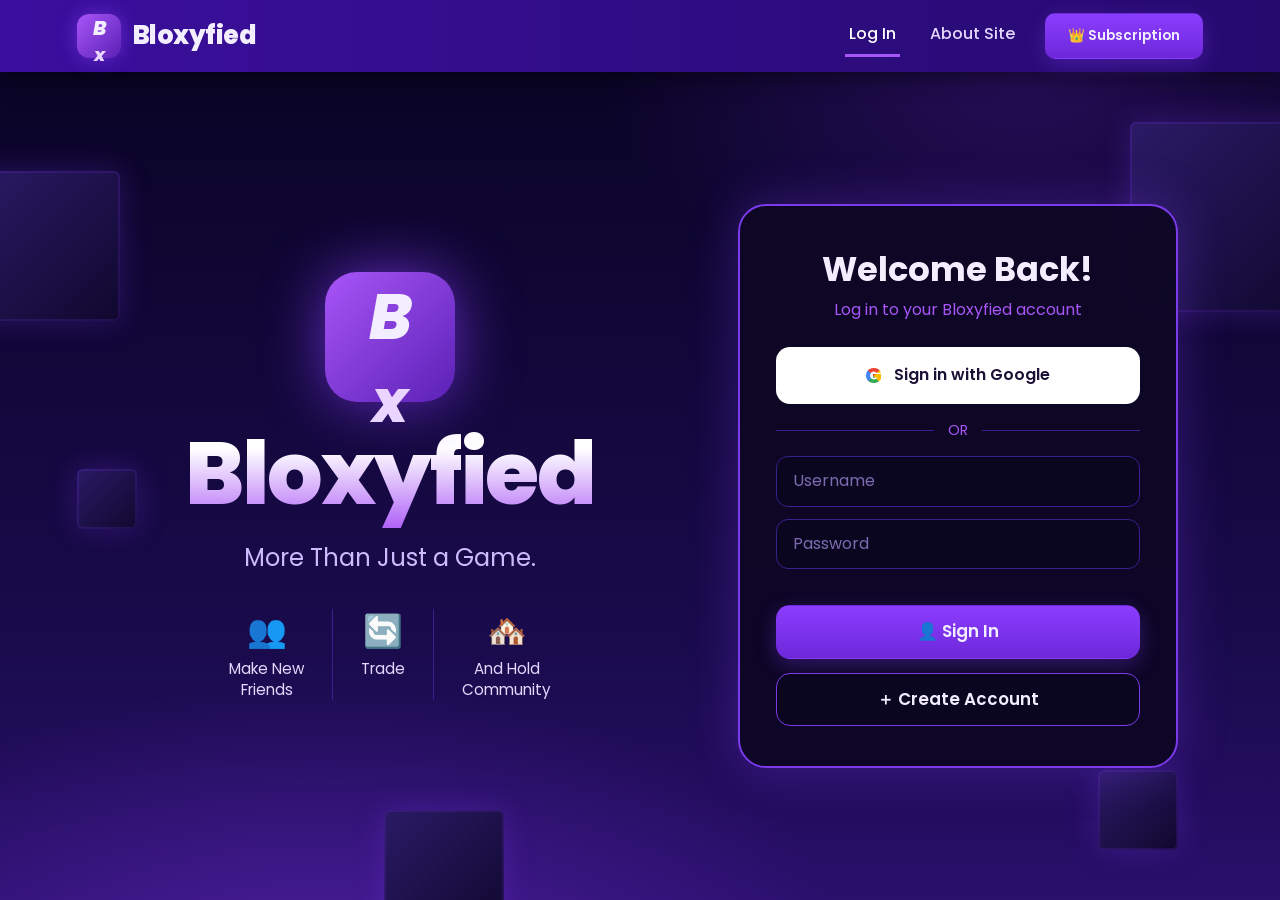
<file: index.html>
<!DOCTYPE html>
<html lang="en">
<head>
<meta charset="utf-8">
<meta name="viewport" content="width=device-width,initial-scale=1">
<title>Bloxyfied | Log In</title>
<meta name="description" content="Bloxyfied - More than just a game. Make friends, trade and hold a community.">
<link rel="preconnect" href="https://fonts.googleapis.com">
<link href="https://fonts.googleapis.com/css2?family=Poppins:wght@400;500;600;700;800&display=swap" rel="stylesheet">
<link rel="stylesheet" href="style.css">
</head>
<body>
<header class="nav">
  <a class="brand" href="index.html"><span class="logo-mark">B<i>x</i></span><span>Bloxyfied</span></a>
  <nav>
    <a class="link active" href="index.html">Log In</a>
    <a class="link" href="#" id="aboutBtn">About Site</a>
    <a class="btn primary sm" href="shop.html" style="padding:12px 22px">👑 Subscription</a>
  </nav>
</header>

<main class="hero">
  <span class="cube" style="left:-30px;top:12%;width:150px;height:150px"></span>
  <span class="cube" style="left:6%;top:48%;width:60px;height:60px;animation-delay:-2s"></span>
  <span class="cube" style="right:-40px;top:6%;width:190px;height:190px;animation-delay:-4s"></span>
  <span class="cube" style="right:8%;bottom:6%;width:80px;height:80px;animation-delay:-1s"></span>
  <span class="cube" style="left:30%;bottom:-30px;width:120px;height:120px;animation-delay:-3s"></span>

  <section class="hero-left">
    <span class="logo-mark xl">B<i>x</i></span>
    <h1>Bloxyfied</h1>
    <p class="tag">More Than Just a Game.</p>
    <div class="feats">
      <div><b>👥</b>Make New<br>Friends</div>
      <div><b>🔄</b>Trade<br>&nbsp;</div>
      <div><b>🏘️</b>And Hold<br>Community</div>
    </div>
  </section>

  <section class="card auth">
    <h2 id="authTitle">Welcome Back!</h2>
    <p class="sub" id="authSub">Log in to your Bloxyfied account</p>
    <button class="google" id="googleBtn" type="button"><span class="g">G</span> Sign in with Google</button>
    <div class="or">OR</div>
    <form id="authForm" autocomplete="on">
      <input class="field" id="username" placeholder="Username" autocomplete="username" maxlength="16" required>
      <input class="field" id="password" type="password" placeholder="Password" autocomplete="current-password" required>
      <input class="field" id="confirm" type="password" placeholder="Confirm password" autocomplete="new-password" style="display:none">
      <div class="err" id="err"></div>
      <button class="btn primary" id="submitBtn" type="submit">👤 Sign In</button>
    </form>
    <button class="btn outline" id="toggleBtn" type="button">＋ Create Account</button>
  </section>
</main>

<script src="app.js"></script>
<script>
(function () {
  if (Bx.current()) { location.replace('home.html'); return; }
  const $ = id => document.getElementById(id);
  let mode = 'login';

  function setMode(m) {
    mode = m; const reg = m === 'register';
    $('authTitle').textContent = reg ? 'Join Bloxyfied!' : 'Welcome Back!';
    $('authSub').textContent = reg ? 'Create your free Bloxyfied account' : 'Log in to your Bloxyfied account';
    $('confirm').style.display = reg ? '' : 'none'; $('confirm').required = reg;
    $('password').autocomplete = reg ? 'new-password' : 'current-password';
    $('submitBtn').textContent = reg ? '✨ Create Account' : '👤 Sign In';
    $('toggleBtn').textContent = reg ? '← Back to Log In' : '＋ Create Account';
    $('err').textContent = '';
  }
  $('toggleBtn').onclick = () => setMode(mode === 'login' ? 'register' : 'login');

  $('authForm').addEventListener('submit', async e => {
    e.preventDefault(); $('err').textContent = ''; $('submitBtn').disabled = true;
    try {
      const u = $('username').value, p = $('password').value;
      if (mode === 'register') {
        if (p !== $('confirm').value) throw new Error('Passwords do not match.');
        await Bx.register(u, p);
      } else await Bx.login(u, p);
      const next = new URLSearchParams(location.search).get('next');
      location.href = ['home.html', 'shop.html', 'profile.html'].includes(next) ? next : 'home.html';
    } catch (err) { $('err').textContent = err.message; }
    $('submitBtn').disabled = false;
  });

  $('googleBtn').onclick = () => Bx.toast('Google sign-in is not available yet. Please use Create Account.');
  $('aboutBtn').onclick = e => {
    e.preventDefault();
    const m = Bx.modal(`<h3>About Bloxyfied</h3>
      <p>Bloxyfied is a community marketplace to make friends, trade, buy and sell items using <b>Bx</b>, the site currency.</p>
      <p>Create a free account, browse thousands of items, customize your profile and collect Bx every day with a Purple subscription.</p>
      <div class="row"><button class="btn primary" id="okAbout">Got it</button></div>`);
    m.el.querySelector('#okAbout').onclick = m.close;
  };
  if (new URLSearchParams(location.search).get('next')) Bx.toast('Please log in first to continue.');
})();
</script>
</body>
</html>
</file>
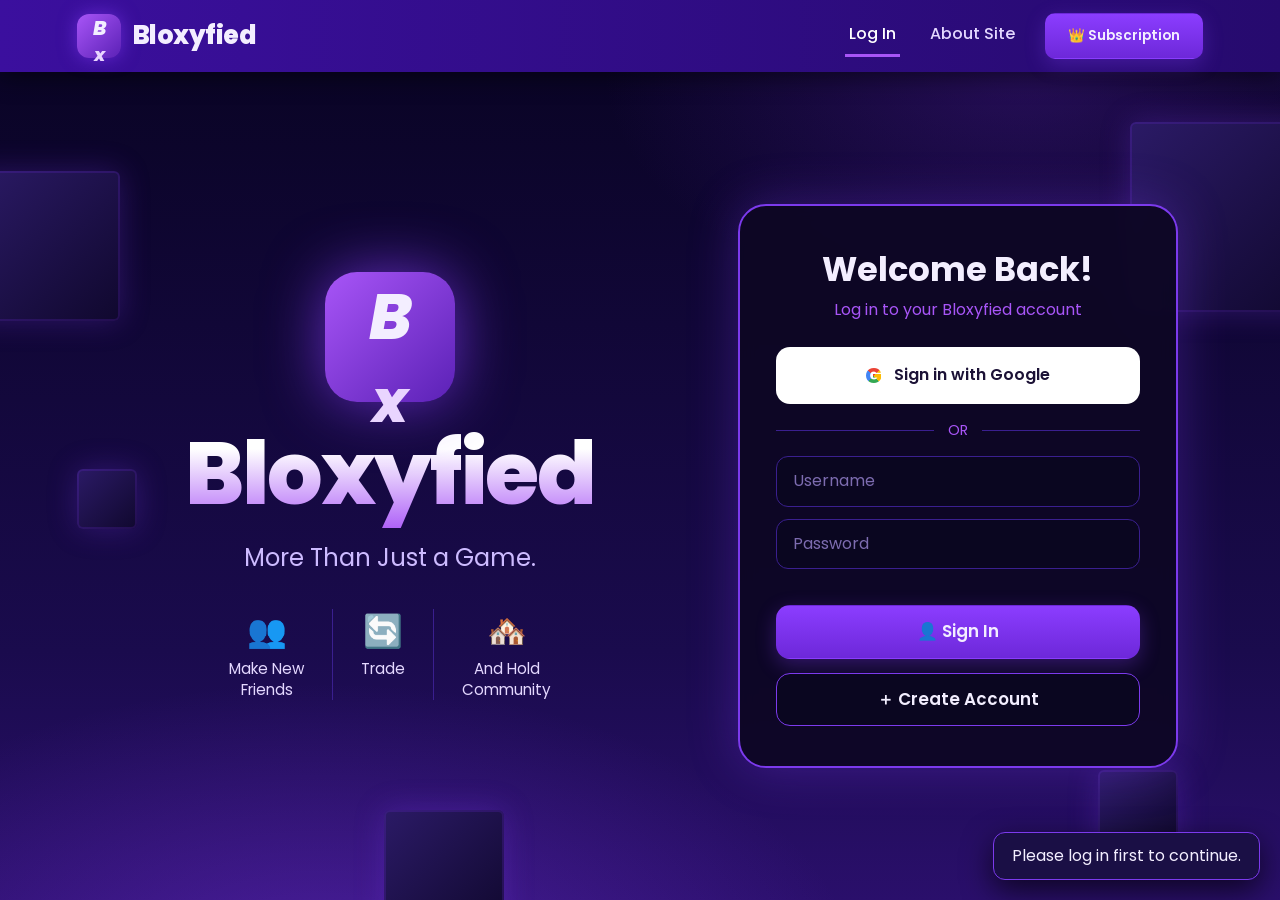
<file: home.html>
<!DOCTYPE html>
<html lang="en">
<head>
<meta charset="utf-8">
<meta name="viewport" content="width=device-width,initial-scale=1">
<title>Bloxyfied | Home</title>
<link rel="preconnect" href="https://fonts.googleapis.com">
<link href="https://fonts.googleapis.com/css2?family=Poppins:wght@400;500;600;700;800&display=swap" rel="stylesheet">
<link rel="stylesheet" href="style.css">
</head>
<body>
<div class="app">
  <header class="topbar">
    <a class="brand" href="home.html"><span class="logo-mark">B<i>x</i></span><span>Bloxyfied</span></a>
    <label class="search">🔍 <input id="q" placeholder="Search for items, users, or anything..."></label>
    <div style="flex:1"></div>
    <a class="bxpill" href="shop.html" title="Buy Bx"><span class="bxcoin">BX</span><b id="topBal">0</b><span class="plus">＋</span></a>
    <button class="iconbtn" id="bell" title="Notifications">🔔</button>
    <div style="position:relative">
      <button class="iconbtn" id="gear" title="Settings">⚙️</button>
      <div class="menu" id="menu">
        <div class="who" id="menuWho"></div>
        <a href="profile.html">👤 My Profile</a>
        <a href="shop.html">🛍️ Shop</a>
        <a href="shop.html#subscribe">👑 Subscription</a>
        <button id="logoutBtn">🚪 Log out</button>
      </div>
    </div>
  </header>

  <aside class="side">
    <a class="active" href="home.html">🏠 Home</a>
    <a href="profile.html">👤 My Profile</a>
    <button class="nav-i" id="navPlayers">👥 Players</button>
    <a href="shop.html">🛍️ Shop</a>
    <button class="nav-i" id="navTrade">🔁 Trading</button>
    <a href="shop.html#subscribe">👑 Purple Top</a>
    <hr>
    <h4>Categories</h4>
    <button class="nav-i" data-group="Roblox">🧊 Roblox</button>
    <button class="nav-i" data-group="In-Game">🎮 In-Game</button>
    <button class="nav-i" data-group="Bloxyfied Products">📦 Bloxyfied Products</button>
    <hr>
    <button class="nav-i addp" id="addSide">＋ Add Product</button>
    <div class="promo">
      <b>👑 Become a Purple Top</b>
      <p>Get exclusive benefits, lower fees, and more!</p>
      <a class="btn primary block sm" href="shop.html#subscribe">Learn More</a>
    </div>
  </aside>

  <main class="main">
    <section class="banner" id="banner">
      <h1 id="bTitle"></h1>
      <p id="bText"></p>
      <div><a class="btn primary" id="bBtn" href="#"></a></div>
      <div class="art" id="bArt">👑</div>
      <div class="dots" id="dots"></div>
    </section>

    <section class="cats">
      <button class="cat" data-group="Roblox"><span class="ic">🧊</span><span><b>Roblox</b><small>Hats, clothing, accessories, gamepasses and more.</small></span></button>
      <button class="cat" data-group="In-Game"><span class="ic">🎮</span><span><b>In-Game</b><small>Weapons, vehicles, pets, effects and more.</small></span></button>
      <button class="cat" data-group="Bloxyfied Products"><span class="ic">📦</span><span><b>Bloxyfied Products</b><small>Official merch and bundles from Bloxyfied.</small></span></button>
    </section>

    <section class="panel" id="market">
      <div class="sec-h"><span>🔥 <span id="itemsTitle">Marketplace</span></span><a href="#" id="viewAll" class="muted" style="font-size:.9rem">View All →</a></div>
      <div id="userRes"></div>
      <div class="toolbar">
        <div class="chipbar" id="subChips"></div>
        <select class="sel" id="sort">
          <option value="featured">Sort: Featured</option>
          <option value="low">Price: Low to High</option>
          <option value="high">Price: High to Low</option>
          <option value="az">Name: A to Z</option>
        </select>
      </div>
      <div class="muted count" id="count"></div>
      <div class="items" id="items"></div>
      <div style="text-align:center;margin-top:18px"><button class="btn outline" id="more">Load more items</button></div>
    </section>

    <section class="panel cta">
      <div style="font-size:3rem">📦</div>
      <div class="grow"><b style="font-size:1.3rem">Add Product</b><p class="muted" style="font-size:.85rem;margin:4px 0 12px">Sell your items to users and grow your inventory.</p>
        <button class="btn primary" id="addBtn">Add Product →</button></div>
      <div class="perk"><b>⚡</b>Fast Listing<small>Get your item listed quickly.</small></div>
      <div class="perk"><b>🛡️</b>Safe &amp; Secure<small>Trade with confidence.</small></div>
      <div class="perk"><b>👥</b>Reach More Buyers<small>Active users, one place.</small></div>
    </section>
  </main>

  <aside class="right">
    <section class="panel">
      <div class="prof">
        <a class="avatar" id="pAvatar" href="profile.html"></a>
        <div style="flex:1;min-width:0">
          <a href="profile.html" id="pName" style="font-size:1.05rem;font-weight:700"></a>
          <div class="muted" style="font-size:.8rem" id="pLevel"></div>
          <div class="xp"><i id="pXp"></i></div>
          <div class="muted" style="font-size:.72rem;text-align:center" id="pXpTxt"></div>
        </div>
      </div>
      <div class="balbox"><span class="bxcoin">BX</span><div><b id="pBal">0</b><small class="muted">BX Balance</small></div><a class="plus" href="shop.html">＋</a></div>
      <div class="muted" style="font-size:.8rem;margin-top:10px" id="pExtra"></div>
      <a class="btn outline block sm" href="profile.html" style="margin-top:12px">View my profile</a>
    </section>

    <section class="panel">
      <div class="ph"><span><span class="live"></span>Users Online</span><span id="onlineCount">1,248</span></div>
      <div id="online"></div>
    </section>

    <section class="panel">
      <div class="ph"><span>🛒 Items Sold</span><span id="soldCount">12,493</span></div>
      <div id="sold"></div>
    </section>
  </aside>
</div>

<script src="app.js"></script>
<script>
(function () {
  const me0 = Bx.requireAuth(); if (!me0) return;
  const $ = s => document.querySelector(s);
  const PAGE = 48;
  let group = 'All', cat = 'All', q = '', sort = 'featured', shown = PAGE, hv = false;

  /* ---------- header + profile card ---------- */
  function refreshUser() {
    const me = Bx.current(), p = Bx.profile(me.username);
    $('#topBal').textContent = Bx.fmt(me.bx);
    $('#pBal').textContent = Bx.fmt(me.bx);
    $('#pAvatar').textContent = me.username[0].toUpperCase(); $('#pAvatar').setAttribute('style', Bx.avatarStyle(me.username));
    $('#pName').innerHTML = Bx.nameHtml(p);
    $('#pLevel').textContent = 'Level ' + Bx.level(me.xp);
    $('#pXp').style.width = (me.xp % 1000) / 10 + '%';
    $('#pXpTxt').textContent = Bx.fmt(me.xp % 1000) + ' / 1,000 XP';
    const pl = Bx.activePlan(me);
    $('#pExtra').innerHTML = (pl ? '👑 ' + Bx.esc(pl.name) + ' · ' : '') + '🎒 Items owned: ' + me.inventory.length;
    $('#menuWho').textContent = 'Signed in as ' + me.username;
    return me;
  }

  /* ---------- marketplace ---------- */
  const allItems = () => [...Bx.listings(), ...Bx.CATALOG];
  function filtered() {
    let list = allItems().filter(i => (group === 'All' || i.group === group) && (cat === 'All' || i.cat === cat) && (!hv || i.price >= 100000) &&
      (!q || i.name.toLowerCase().includes(q) || i.cat.toLowerCase().includes(q) || (i.seller || '').toLowerCase().includes(q)));
    if (sort === 'low') list = list.slice().sort((a, b) => a.price - b.price);
    else if (sort === 'high') list = list.slice().sort((a, b) => b.price - a.price);
    else if (sort === 'az') list = list.slice().sort((a, b) => a.name.localeCompare(b.name));
    return list;
  }
  function render() {
    const own = Bx.ownedIds(), list = filtered();
    $('#itemsTitle').textContent = (group === 'All' ? 'Marketplace' : group) + ' · ' + Bx.fmt(allItems().length) + ' items on sale';
    $('#count').textContent = Bx.fmt(list.length) + ' items' + (q ? ' matching "' + q + '"' : '') + ' · showing ' + Bx.fmt(Math.min(shown, list.length));
    $('#items').innerHTML = list.length ? list.slice(0, shown).map(i => Bx.card(i, own)).join('') : '<p class="muted empty">No items found.</p>';
    $('#more').style.display = list.length > shown ? '' : 'none';
    const subs = Bx.CATS_META.filter(c => group === 'All' || c.group === group);
    $('#subChips').innerHTML = ['All', ...subs.map(c => c.cat)].map(c => `<button class="fchip ${c === cat ? 'on' : ''}" data-sub="${Bx.esc(c)}">${Bx.esc(c)}</button>`).join('') +
      `<button class="fchip ${hv ? 'on' : ''}" data-hv="1">💎 High Value (100k+)</button>`;
    document.querySelectorAll('[data-group]').forEach(b => b.classList.toggle('on', b.dataset.group === group));
    const people = q.length >= 2 ? Bx.allPlayers().filter(n => n.toLowerCase().includes(q)).slice(0, 8) : [];
    $('#userRes').innerHTML = people.length ? '<div class="muted count">Users</div><div class="userstrip">' + people.map(n =>
      `<a class="ulink" href="${Bx.profileUrl(n)}"><span class="avatar sm" style="${Bx.avatarStyle(n)}">${Bx.esc(n[0].toUpperCase())}</span>${Bx.nameOf(n)}</a>`).join('') + '</div>' : '';
  }
  const reset = () => { shown = PAGE; render(); };
  const afterBuy = () => { refreshUser(); renderSold(); render(); };
  Bx.bindItems($('#items'), afterBuy);

  $('#subChips').addEventListener('click', e => {
    if (e.target.closest('[data-hv]')) { hv = !hv; if (hv) sort = 'high', $('#sort').value = 'high'; reset(); return; }
    const b = e.target.closest('[data-sub]'); if (b) { cat = b.dataset.sub; reset(); }
  });
  document.querySelectorAll('[data-group]').forEach(b => b.onclick = () => {
    group = group === b.dataset.group ? 'All' : b.dataset.group; cat = 'All'; reset(); $('#market').scrollIntoView({ behavior: 'smooth' });
  });
  $('#viewAll').onclick = e => { e.preventDefault(); group = 'All'; cat = 'All'; q = ''; $('#q').value = ''; reset(); };
  $('#q').addEventListener('input', e => { q = e.target.value.trim().toLowerCase(); reset(); });
  $('#sort').onchange = e => { sort = e.target.value; reset(); };
  $('#more').onclick = () => { shown += PAGE; render(); };

  /* ---------- add product ---------- */
  function openAdd() {
    const opts = Bx.GROUPS.map(g => `<optgroup label="${g}">` + Bx.CATS_META.filter(c => c.group === g).map(c => `<option>${c.cat}</option>`).join('') + '</optgroup>').join('');
    const m = Bx.modal(`<h3>📦 Add Product</h3><p>List an item for other users to buy with Bx.</p>
      <input class="field" id="apName" placeholder="Item name" maxlength="30">
      <select class="field" id="apCat">${opts}</select>
      <input class="field" id="apPrice" type="number" min="1" max="100000000" placeholder="Price in BX">
      <input class="field" id="apStock" type="number" min="1" max="999" placeholder="Stock (how many you have, default 1)">
      <div class="err" id="apErr"></div>
      <div class="row"><button class="btn outline" id="apNo">Cancel</button><button class="btn primary" id="apOk">List item</button></div>`);
    m.el.querySelector('#apNo').onclick = m.close;
    m.el.querySelector('#apOk').onclick = () => {
      const name = m.el.querySelector('#apName').value.trim(), price = Math.floor(+m.el.querySelector('#apPrice').value);
      if (name.length < 2) return m.el.querySelector('#apErr').textContent = 'Give your item a name.';
      if (!(price >= 1)) return m.el.querySelector('#apErr').textContent = 'Enter a price of at least 1 BX.';
      Bx.addListing({ name, cat: m.el.querySelector('#apCat').value, price, stock: +m.el.querySelector('#apStock').value || 1 });
      m.close(); Bx.toast('Item listed!', 'ok'); render();
    };
  }
  $('#addBtn').onclick = $('#addSide').onclick = openAdd;

  /* ---------- players list ---------- */
  $('#navPlayers').onclick = () => {
    const m = Bx.modal(`<h3>👥 Players</h3><input class="field" id="pq" placeholder="Search players..."><div id="plist"></div>
      <div class="row"><button class="btn primary" id="pc">Close</button></div>`);
    const draw = () => {
      const f = m.el.querySelector('#pq').value.trim().toLowerCase();
      const list = Bx.allPlayers().filter(n => n.toLowerCase().includes(f)).slice(0, 50);
      m.el.querySelector('#plist').innerHTML = list.map(n => `<a class="urow" href="${Bx.profileUrl(n)}"><span class="avatar sm" style="${Bx.avatarStyle(n)}">${Bx.esc(n[0].toUpperCase())}</span><div class="info">${Bx.nameOf(n)}</div></a>`).join('') || '<p class="muted">No players found.</p>';
    };
    m.el.querySelector('#pq').oninput = draw; m.el.querySelector('#pc').onclick = m.close; draw();
  };

  /* ---------- right column ---------- */
  const ACTS = ['Trading', 'Browsing', 'In-Game', 'Browsing', 'Trading'];
  function renderOnline() {
    const me = Bx.current();
    const names = [me.username, ...Bx.randomPlayers(4)];
    $('#online').innerHTML = names.map((n, i) => `<a class="urow" href="${Bx.profileUrl(n)}"><span class="avatar sm" style="${Bx.avatarStyle(n)}">${Bx.esc(n[0].toUpperCase())}</span>
      <div class="info">${Bx.nameOf(n)}${i === 0 ? ' <span class="muted">(you)</span>' : ''}<small>● Online</small></div><span class="act">${ACTS[i]}</span></a>`).join('');
  }
  const SEED_SALES = [['👑', 'Purple Crown', 1250, '2m ago'], ['🗡️', 'Dark Blade', 850, '5m ago'], ['🎩', 'Red Valk', 1800, '8m ago'], ['🚗', 'Speedy Car', 1200, '12m ago'], ['🧥', 'Classic Hoodie', 600, '15m ago']];
  function renderSold() {
    const real = Bx.sales().map(s => [s.icon, s.name, s.price, Bx.ago(s.at)]);
    $('#soldCount').textContent = Bx.fmt(12493 + real.length);
    $('#sold').innerHTML = [...real, ...SEED_SALES].slice(0, 5).map(s => `<div class="srow"><div class="th">${s[0]}</div>
      <div class="info"><b>${Bx.esc(s[1])}</b><small>Sold for ${Bx.fmt(s[2])} BX</small></div><span class="muted">${s[3]}</span></div>`).join('');
  }

  /* ---------- banner carousel ---------- */
  const SLIDES = [
    { t: 'Trade<br>Buy. Sell.<br><em>Get More.</em>', p: 'Over 3,700 items: hats, weapons, pets, vehicles and exclusive Bloxyfied products, all in one place.', b: 'Start Shopping →', art: '👑', fn: () => $('#market').scrollIntoView({ behavior: 'smooth' }) },
    { t: 'Go Purple.<br><em>Earn daily Bx.</em>', p: 'Subscribe to Purple Basic, Premium or Overlord and get Bx every day plus an exclusive badge.', b: 'See plans →', art: '💎', href: 'shop.html#subscribe' },
    { t: 'Stand out.<br><em>Customize.</em>', p: 'Get name colors, banners, titles and loot crates in the Bloxyfied Store and show them off on your profile.', b: 'Open the Store →', art: '🎁', href: 'shop.html#store' }
  ];
  let si = 0, timer;
  function showSlide(i) {
    si = i; const s = SLIDES[i];
    $('#bTitle').innerHTML = s.t; $('#bText').textContent = s.p; $('#bBtn').textContent = s.b; $('#bArt').textContent = s.art;
    $('#bBtn').href = s.href || '#'; $('#bBtn').onclick = s.fn ? (e => { e.preventDefault(); s.fn(); }) : null;
    $('#dots').innerHTML = SLIDES.map((_, k) => `<i class="${k === i ? 'on' : ''}" data-i="${k}"></i>`).join('');
  }
  $('#dots').addEventListener('click', e => { if (e.target.dataset.i) { showSlide(+e.target.dataset.i); restart(); } });
  const restart = () => { clearInterval(timer); timer = setInterval(() => showSlide((si + 1) % SLIDES.length), 6000); };

  /* ---------- misc ---------- */
  $('#navTrade').onclick = () => Bx.toast('Player-to-player trading is coming soon.');
  $('#bell').onclick = () => Bx.toast('You have no new notifications.');
  $('#gear').onclick = e => { e.stopPropagation(); $('#menu').classList.toggle('open'); };
  document.addEventListener('click', () => $('#menu').classList.remove('open'));
  $('#logoutBtn').onclick = Bx.logout;

  refreshUser(); render(); renderOnline(); renderSold(); showSlide(0); restart();
  if (!sessionStorage.getItem('bx_welcomed')) {
    sessionStorage.setItem('bx_welcomed', '1'); Bx.toast('Welcome back, ' + me0.username + '!', 'ok');
  }
})();
</script>
</body>
</html>
</file>
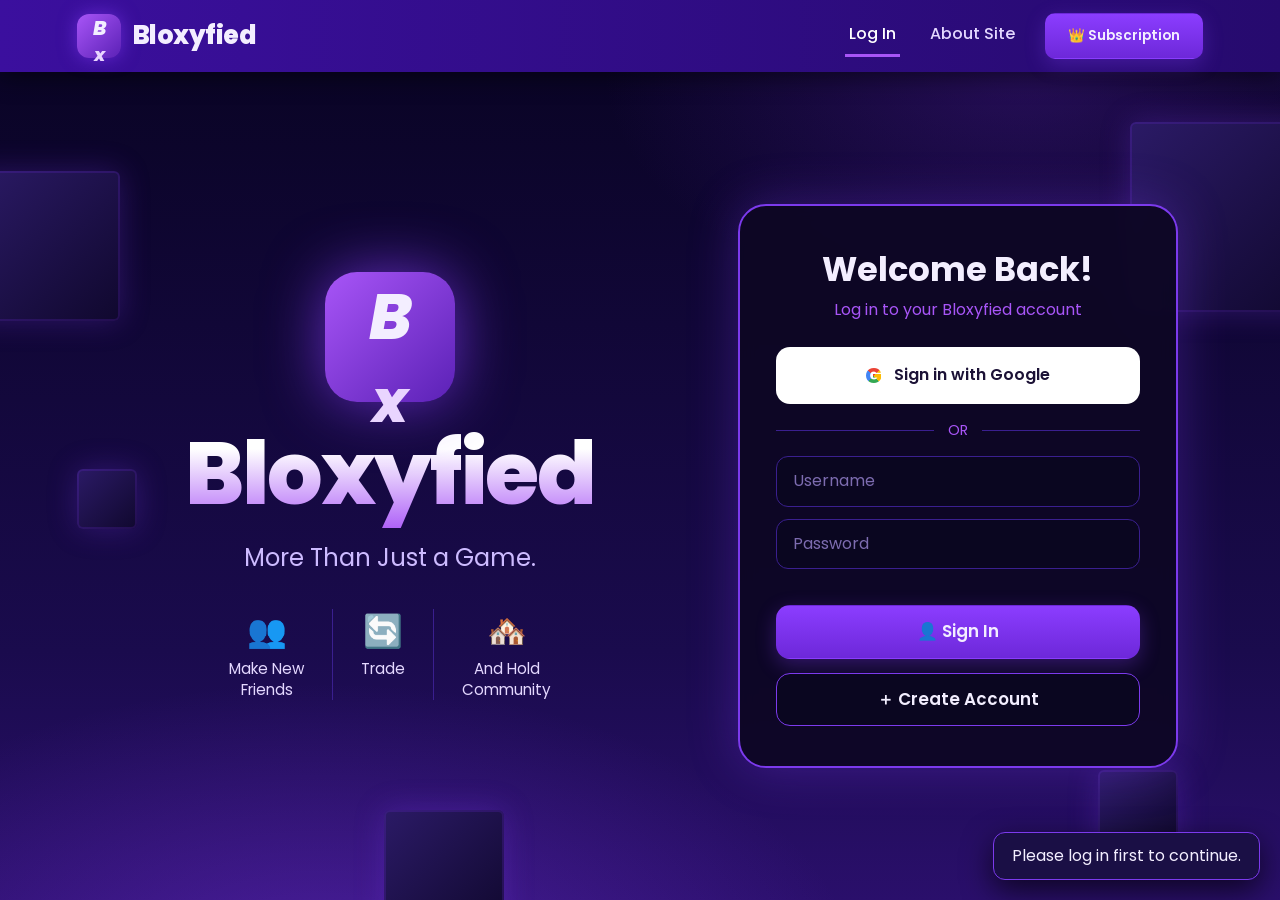
<file: profile.html>
<!DOCTYPE html>
<html lang="en">
<head>
<meta charset="utf-8">
<meta name="viewport" content="width=device-width,initial-scale=1">
<title>Bloxyfied | Profile</title>
<link rel="preconnect" href="https://fonts.googleapis.com">
<link href="https://fonts.googleapis.com/css2?family=Poppins:wght@400;500;600;700;800&display=swap" rel="stylesheet">
<link rel="stylesheet" href="style.css">
</head>
<body>
<header class="shopnav">
  <a class="brand" href="home.html"><span class="logo-mark">B<i>x</i></span><span>Bloxyfied</span></a>
  <nav class="tabs">
    <a class="tab" href="home.html">🏠 <span>Home</span></a>
    <a class="tab" href="shop.html">🛍️ <span>Shop</span></a>
    <a class="tab on" href="profile.html">👤 <span>My Profile</span></a>
  </nav>
  <div style="display:flex;align-items:center;gap:12px">
    <div class="bxpill" id="balPill" style="display:none"><span class="bxcoin">BX</span><b id="bal">0</b></div>
    <div class="userchip">
      <button id="chip"><span class="avatar sm" id="chipAv">?</span><span id="chipName">Guest</span> ▾</button>
      <div class="menu" id="menu"></div>
    </div>
  </div>
</header>

<div class="wrap" id="root">
  <section class="pcard">
    <div class="pbanner" id="pBanner"></div>
    <div class="phead">
      <div class="avatar xl" id="pAv"></div>
      <div class="pinfo">
        <h1 id="pName"></h1>
        <div id="pTitle" style="color:#c084fc;font-weight:600"></div>
        <div class="pmeta" id="pMeta"></div>
      </div>
      <div id="pAct"></div>
    </div>
  </section>
  <section class="stats" id="stats"></section>
  <section class="panel"><b>About</b><div id="bio" style="margin-top:8px"></div></section>
  <section class="panel chat" id="chatPanel" style="display:none"></section>
  <section class="panel">
    <div class="tabbar" id="tabbar"></div>
    <div id="content"></div>
    <div style="text-align:center;margin-top:16px"><button class="btn outline" id="more" style="display:none">Load more</button></div>
  </section>
</div>

<script src="app.js"></script>
<script>
(function () {
  const $ = s => document.querySelector(s);
  const me = Bx.current();
  const param = new URLSearchParams(location.search).get('u');
  const name = param || (me && me.username);
  if (!name) { location.href = 'index.html?next=profile.html'; return; }

  /* header */
  if (me) {
    $('#chipAv').textContent = me.username[0].toUpperCase(); $('#chipAv').setAttribute('style', Bx.avatarStyle(me.username));
    $('#chipName').innerHTML = Bx.nameHtml(Bx.profile(me.username));
    $('#balPill').style.display = ''; $('#bal').textContent = Bx.fmt(me.bx);
    $('#menu').innerHTML = `<div class="who">🪙 ${Bx.fmt(me.bx)} BX</div><a href="profile.html">👤 My Profile</a><a href="home.html">🏠 Home</a><button id="lo">🚪 Log out</button>`;
    $('#lo').onclick = Bx.logout;
  } else $('#menu').innerHTML = '<a href="index.html?next=home.html">🔑 Log in</a>';
  $('#chip').onclick = e => { e.stopPropagation(); $('#menu').classList.toggle('open'); };
  document.addEventListener('click', () => $('#menu').classList.remove('open'));

  let p = Bx.profile(name);
  if (!p) {
    $('#root').innerHTML = '<div class="panel empty"><div style="font-size:3rem">🕵️</div><h2>Player not found</h2><p class="muted">We could not find "' + Bx.esc(name) + '".</p><br><a class="btn primary" href="home.html">Back to Home</a></div>';
    return;
  }
  document.title = 'Bloxyfied | ' + p.username;
  let tab = 'inv', shown = 24;
  const PAGE = 24;

  function renderTop() {
    p = Bx.profile(name);
    const ban = p.equipped.banner; $('#pBanner').style.background = ban ? ban.value : '';
    $('#pAv').textContent = p.username[0].toUpperCase(); $('#pAv').setAttribute('style', Bx.avatarStyle(p.username));
    $('#pName').innerHTML = Bx.nameHtml(p);
    $('#pTitle').textContent = p.equipped.title ? p.equipped.title.value : '';
    $('#pMeta').innerHTML = `<span><span class="dot ${p.online ? 'on' : ''}"></span>${p.online ? 'Online' : 'Offline'}</span><span>Level ${p.level}</span>` + (p.plan ? `<span>👑 ${Bx.esc(p.plan.name)}</span>` : '');
    $('#pAct').innerHTML = p.own ? '<a class="btn primary" href="shop.html#store">🛍️ Get cosmetics</a>' : '<a class="btn outline" href="home.html">← Back to market</a>';
    const joined = new Date(p.joined).toLocaleDateString('en-US', { year: 'numeric', month: 'short', day: 'numeric' });
    const stat = (v, l) => `<div class="stat"><b>${v}</b><span>${l}</span></div>`;
    $('#stats').innerHTML = stat(p.level, 'Level') + stat(Bx.fmt(p.xp), 'Total XP') + stat(Bx.fmt(p.inventory.length), 'Items owned') + stat(Bx.fmt(p.listings.length), 'Items on sale') + stat(joined, 'Member since') + (p.own ? stat(Bx.fmt(p.bx) + ' BX', 'Balance') : '');
    if (p.own) {
      $('#bio').innerHTML = `<textarea class="field textarea" id="bioIn" maxlength="140" placeholder="Write something about yourself (140 characters)">${Bx.esc(p.bio)}</textarea><button class="btn primary sm" id="bioSave">Save</button>`;
      $('#bioSave').onclick = () => { Bx.setBio($('#bioIn').value); Bx.toast('Bio saved!', 'ok'); };
    } else $('#bio').innerHTML = p.bio ? Bx.esc(p.bio) : '<span class="muted">This player has not written a bio yet.</span>';
    const tabs = [['inv', '🎒 Inventory (' + p.inventory.length + ')'], ['list', '🏷️ On sale (' + p.listings.length + ')']];
    if (p.own) tabs.push(['cust', '🎨 Customize']);
    $('#tabbar').innerHTML = tabs.map(t => `<button class="fchip ${t[0] === tab ? 'on' : ''}" data-tab="${t[0]}">${t[1]}</button>`).join('');
  }

  function renderContent() {
    const ownSet = Bx.ownedIds(); $('#more').style.display = 'none';
    if (tab === 'cust') {
      const slots = [['color', '🎨 Name color'], ['banner', '🖼️ Banner'], ['title', '🏷️ Title']];
      $('#content').innerHTML = '<div class="cust">' + slots.map(([s, label]) => {
        const owned = Bx.STORE.filter(x => x.type === s && p.cosm.owned.includes(x.id)), cur = p.cosm.equipped[s];
        return `<h4>${label}</h4><div class="chipbar"><button class="fchip ${!cur ? 'on' : ''}" data-eq="${s}" data-id="">Default</button>` +
          owned.map(x => `<button class="fchip ${cur === x.id ? 'on' : ''}" data-eq="${s}" data-id="${x.id}">${x.icon} ${Bx.esc(x.name)}</button>`).join('') + '</div>';
      }).join('') + '<br><p class="muted">Want more? <a class="slink" href="shop.html#store">Visit the Store</a>.</p></div>';
      return;
    }
    const list = tab === 'inv' ? p.inventory : p.listings;
    const empty = tab === 'inv' ? 'No items yet.' : 'Nothing on sale right now.';
    $('#content').innerHTML = list.length ? '<div class="items">' + list.slice(0, shown).map(i => Bx.card(i, ownSet, { view: tab === 'inv' })).join('') + '</div>' : '<p class="muted empty">' + empty + '</p>';
    $('#more').style.display = list.length > shown ? '' : 'none';
  }

  /* ---------- chat (sample players only) ---------- */
  const QUICK = ['Hi!', 'Got any rare items?', 'When did you join?', 'Is Dominus Of The Banned real?', 'Is this a scam?'];
  function initChat() {
    const panel = $('#chatPanel');
    if (p.own || !p.seed) return;
    panel.style.display = '';
    const me = Bx.current();
    panel.innerHTML = `<div class="chead"><span class="avatar sm" style="${Bx.avatarStyle(p.username)}">${Bx.esc(p.username[0].toUpperCase())}</span>
      <div class="grow">💬 Chat with ${Bx.esc(p.username)}<br><small>${p.online ? '● Online' : '○ Offline, but replies anyway'}</small></div>
      ${me ? '<button class="btn outline sm" id="cClear">Clear</button>' : ''}</div>
      <div class="cmsgs" id="cMsgs"></div>
      ${me ? `<div class="cquick">${QUICK.map(q => `<button class="fchip" data-q="${Bx.esc(q)}">${Bx.esc(q)}</button>`).join('')}</div>
      <div class="cform"><input class="field" id="cIn" maxlength="300" placeholder="Message ${Bx.esc(p.username)}..." autocomplete="off"><button class="btn primary" id="cSend">Send</button></div>`
      : '<p class="muted">Log in to chat with players. <a class="slink" href="index.html?next=' + encodeURIComponent('profile.html?u=' + p.username) + '">Log in</a></p>'}`;
    const box = $('#cMsgs');
    const draw = typing => {
      const h = me ? Bx.chatHistory(me.username, p.username) : [];
      box.innerHTML = (h.length ? h.map(m => `<div class="cmsg ${m.f}">${Bx.esc(m.t)}<small>${new Date(m.at).toLocaleTimeString([], { hour: '2-digit', minute: '2-digit' })}</small></div>`).join('')
        : `<div class="cempty">Say hi to ${Bx.esc(p.username)}! Ask about items, prices, when they joined, scams...</div>`) + (typing ? '<div class="cmsg them typing">typing...</div>' : '');
      box.scrollTop = box.scrollHeight;
    };
    draw();
    if (!me) return;
    let busy = false;
    const send = text => {
      text = String(text).trim(); if (!text || busy) return;
      let reply; try { reply = Bx.chatSend(me.username, p.username, text); } catch (err) { return Bx.toast(err.message, 'bad'); }
      $('#cIn').value = ''; busy = true; draw(true);
      setTimeout(() => { Bx.chatPush(me.username, p.username, 'them', reply); busy = false; draw(); }, 600 + Math.min(1400, reply.length * 12));
    };
    $('#cSend').onclick = () => send($('#cIn').value);
    $('#cIn').addEventListener('keydown', e => { if (e.key === 'Enter') { e.preventDefault(); send($('#cIn').value); } });
    panel.querySelector('.cquick').addEventListener('click', e => { const b = e.target.closest('[data-q]'); if (b) send(b.dataset.q); });
    $('#cClear').onclick = () => { Bx.chatClear(me.username, p.username); draw(); };
  }

  function refresh() { renderTop(); renderContent(); }
  $('#tabbar').addEventListener('click', e => { const b = e.target.closest('[data-tab]'); if (b) { tab = b.dataset.tab; shown = PAGE; refresh(); } });
  $('#more').onclick = () => { shown += PAGE; renderContent(); };
  $('#content').addEventListener('click', e => {
    const b = e.target.closest('[data-eq]'); if (!b) return;
    try { Bx.equip(b.dataset.eq, b.dataset.id || null); Bx.toast('Profile updated!', 'ok'); } catch (err) { Bx.toast(err.message, 'bad'); }
    refresh();
  });
  Bx.bindItems($('#content'), () => { const m = Bx.current(); if (m) $('#bal').textContent = Bx.fmt(m.bx); refresh(); });
  refresh(); initChat();
})();
</script>
</body>
</html>
</file>
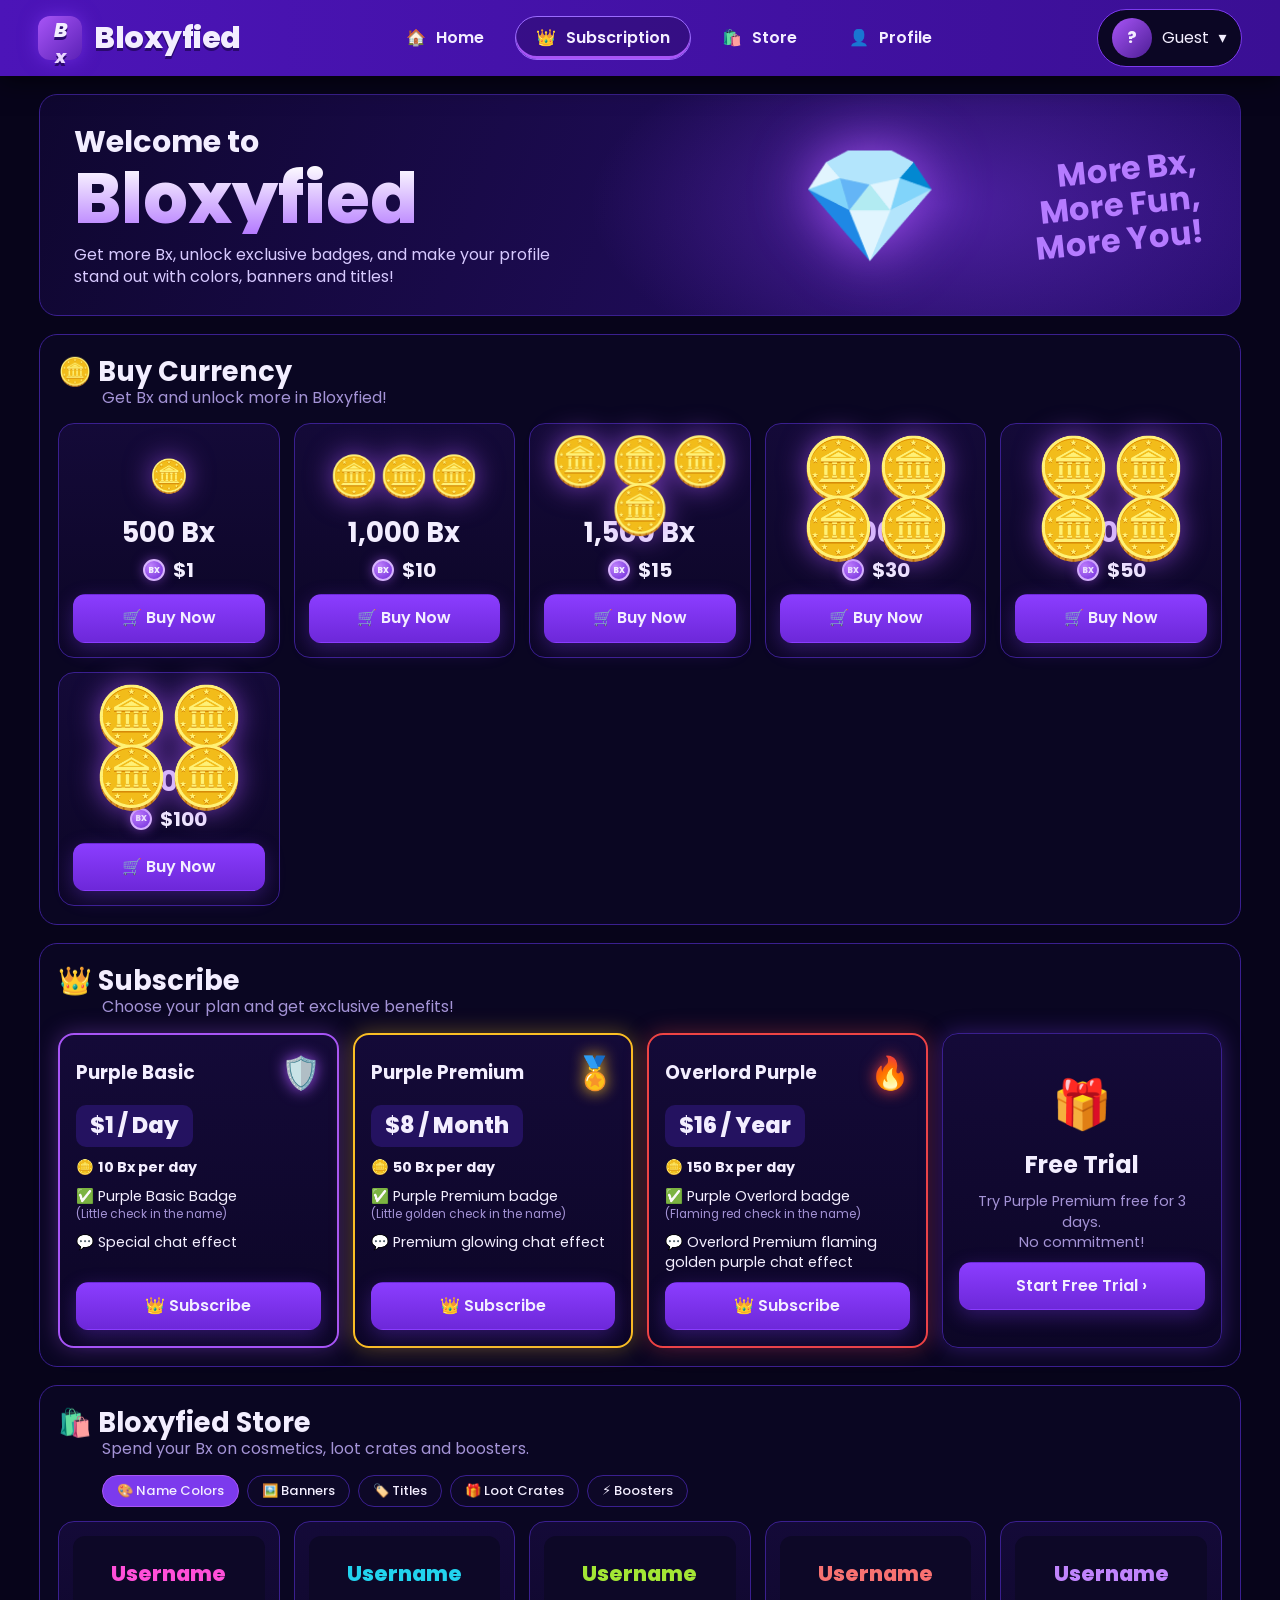
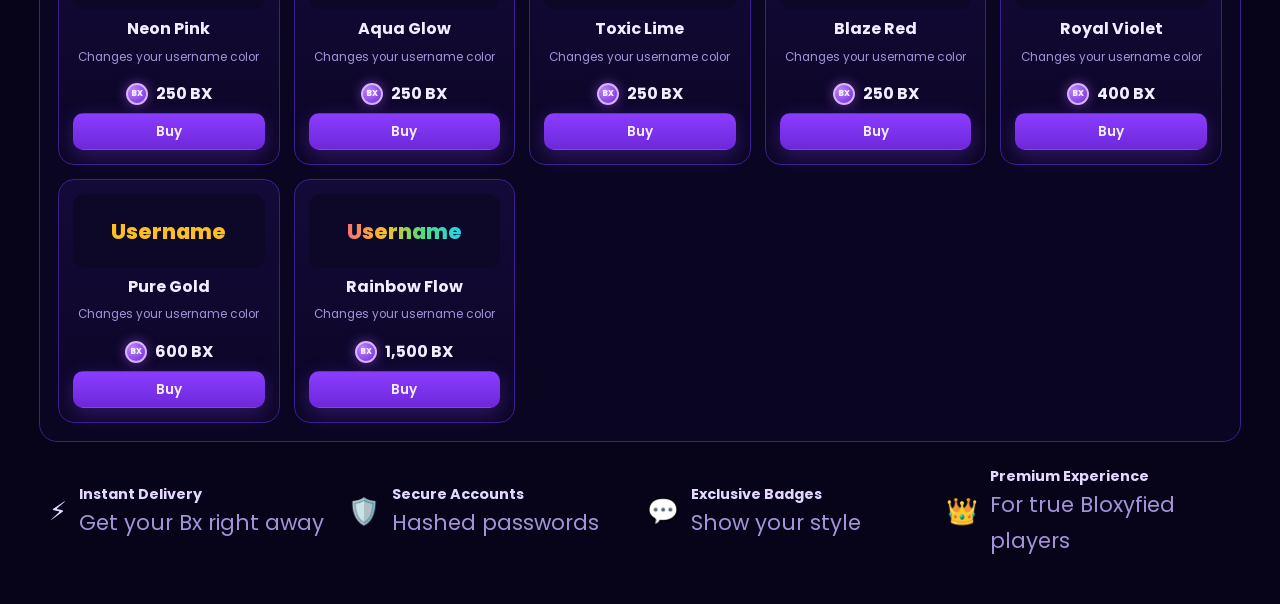
<file: shop.html>
<!DOCTYPE html>
<html lang="en">
<head>
<meta charset="utf-8">
<meta name="viewport" content="width=device-width,initial-scale=1">
<title>Bloxyfied | Shop</title>
<link rel="preconnect" href="https://fonts.googleapis.com">
<link href="https://fonts.googleapis.com/css2?family=Poppins:wght@400;500;600;700;800&display=swap" rel="stylesheet">
<link rel="stylesheet" href="style.css">
</head>
<body>
<header class="shopnav">
  <a class="brand" href="home.html"><span class="logo-mark">B<i>x</i></span><span>Bloxyfied</span></a>
  <nav class="tabs">
    <a class="tab" href="home.html">🏠 <span>Home</span></a>
    <a class="tab on" href="#subscribe" id="tabSub">👑 <span>Subscription</span></a>
    <a class="tab" href="#store">🛍️ <span>Store</span></a>
    <a class="tab" href="profile.html">👤 <span>Profile</span></a>
  </nav>
  <div style="display:flex;align-items:center;gap:12px">
    <div class="bxpill" id="balPill" style="display:none"><span class="bxcoin">BX</span><b id="bal">0</b></div>
    <div class="userchip">
      <button id="chip"><span class="avatar sm" id="chipAv">?</span><span id="chipName">Guest</span> ▾</button>
      <div class="menu" id="menu"></div>
    </div>
  </div>
</header>

<div class="wrap">
  <section class="welcome">
    <h2>Welcome to</h2>
    <h1>Bloxyfied</h1>
    <p>Get more Bx, unlock exclusive badges, and make your profile stand out with colors, banners and titles!</p>
    <div class="big">💎</div>
    <div class="slogan">More Bx,<br>More Fun,<br>More You!</div>
  </section>

  <section class="shop-sec" id="currency">
    <h3>🪙 Buy Currency</h3>
    <p>Get Bx and unlock more in Bloxyfied!</p>
    <div class="packs" id="packs"></div>
  </section>

  <section class="shop-sec" id="subscribe">
    <h3>👑 Subscribe</h3>
    <p>Choose your plan and get exclusive benefits!</p>
    <div class="plans" id="plans"></div>
  </section>

  <section class="shop-sec" id="store">
    <h3>🛍️ Bloxyfied Store</h3>
    <p>Spend your Bx on cosmetics, loot crates and boosters.</p>
    <div class="stabs" id="stabs"></div>
    <div class="sgrid" id="sgrid"></div>
  </section>

  <section class="assure">
    <div><span>⚡</span><span><b>Instant Delivery</b><small>Get your Bx right away</small></span></div>
    <div><span>🛡️</span><span><b>Secure Accounts</b><small>Hashed passwords</small></span></div>
    <div><span>💬</span><span><b>Exclusive Badges</b><small>Show your style</small></span></div>
    <div><span>👑</span><span><b>Premium Experience</b><small>For true Bloxyfied players</small></span></div>
  </section>
</div>

<script src="app.js"></script>
<script>
(function () {
  const $ = s => document.querySelector(s);
  let me = Bx.current(), tab = 'color';

  /* ---------- header ---------- */
  function renderChip() {
    me = Bx.current();
    if (me) {
      $('#chipAv').textContent = me.username[0].toUpperCase(); $('#chipAv').setAttribute('style', Bx.avatarStyle(me.username));
      $('#chipName').innerHTML = Bx.nameHtml(Bx.profile(me.username));
      $('#balPill').style.display = ''; $('#bal').textContent = Bx.fmt(me.bx);
      $('#menu').innerHTML = `<div class="who">🪙 ${Bx.fmt(me.bx)} BX</div><a href="profile.html">👤 My Profile</a><a href="home.html">🏠 Home</a><button id="lo">🚪 Log out</button>`;
      $('#lo').onclick = Bx.logout;
    } else {
      $('#menu').innerHTML = '<a href="index.html?next=shop.html">🔑 Log in</a><a href="index.html?next=shop.html">✨ Create account</a>';
    }
  }
  $('#chip').onclick = e => { e.stopPropagation(); $('#menu').classList.toggle('open'); };
  document.addEventListener('click', () => $('#menu').classList.remove('open'));
  function needLogin() { Bx.toast('Please log in to continue.', 'bad'); setTimeout(() => location.href = 'index.html?next=shop.html', 1000); }

  /* ---------- currency packs (instant, no payment) ---------- */
  const PACKS = [{ bx: 500, price: 1, n: 1 }, { bx: 1000, price: 10, n: 3 }, { bx: 1500, price: 15, n: 5 }, { bx: 5000, price: 30, n: 8 }, { bx: 10000, price: 50, n: 8 }, { bx: 25000, price: 100, n: 8 }];
  $('#packs').innerHTML = PACKS.map((p, i) => `<div class="pack">
      <div class="coins" style="font-size:${28 + p.n * 4}px">${'🪙'.repeat(Math.min(p.n, 4))}</div>
      <b>${Bx.fmt(p.bx)} Bx</b>
      <div class="pp"><span class="bxcoin">BX</span>$${p.price}</div>
      <button class="btn primary block" data-pack="${i}">🛒 Buy Now</button></div>`).join('');
  $('#packs').addEventListener('click', e => {
    const b = e.target.closest('[data-pack]'); if (!b) return;
    if (!me) return needLogin();
    const p = PACKS[+b.dataset.pack];
    Bx.addBx(p.bx); Bx.toast('+' + Bx.fmt(p.bx) + ' Bx added to your balance!', 'ok'); renderChip(); renderStore();
  });

  /* ---------- subscriptions (instant) ---------- */
  const PERKS = {
    basic: ['10 Bx per day', 'Purple Basic Badge', '(Little check in the name)', 'Special chat effect'],
    premium: ['50 Bx per day', 'Purple Premium badge', '(Little golden check in the name)', 'Premium glowing chat effect'],
    overlord: ['150 Bx per day', 'Purple Overlord badge', '(Flaming red check in the name)', 'Overlord Premium flaming golden purple chat effect']
  };
  const ICON = { basic: '🛡️', premium: '🏅', overlord: '🔥' };
  function renderPlans() {
    me = Bx.current(); const active = Bx.activePlan(me);
    const html = Object.values(Bx.PLANS).map(p => {
      const cur = active && active.key === p.key, pk = PERKS[p.key];
      return `<div class="plan" style="--c:${p.color}">
        <header><span>${p.name}</span><span class="shield">${ICON[p.key]}</span></header>
        <span class="price">$${p.price} / ${p.per}</span>
        <ul><li>🪙 <b>${pk[0]}</b></li><li>✅ ${pk[1]}<small>${pk[2]}</small></li><li>💬 ${pk[3]}</li></ul>
        <button class="btn primary block" data-plan="${p.key}" ${cur ? 'disabled' : ''}>${cur ? '✔ Current plan' : '👑 Subscribe'}</button></div>`;
    }).join('');
    const used = me && me.trialUsed;
    $('#plans').innerHTML = html + `<div class="plan trial"><div class="gift">🎁</div><b style="font-size:1.5rem">Free Trial</b>
      <p class="muted" style="font-size:.9rem">Try Purple Premium free for 3 days.<br>No commitment!</p>
      <button class="btn primary block" id="trialBtn" ${used ? 'disabled' : ''}>${used ? 'Trial used' : 'Start Free Trial ›'}</button></div>`;
  }
  $('#plans').addEventListener('click', e => {
    const b = e.target.closest('[data-plan]');
    if (b) {
      if (!me) return needLogin();
      const p = Bx.PLANS[b.dataset.plan]; Bx.subscribe(p.key);
      Bx.toast(p.name + ' activated! Your first daily Bx is in.', 'ok'); renderChip(); renderPlans(); return;
    }
    if (e.target.closest('#trialBtn')) {
      if (!me) return needLogin();
      try { Bx.subscribe('premium', true); Bx.toast('Free trial started! Enjoy Purple Premium for 3 days.', 'ok'); renderChip(); renderPlans(); }
      catch (err) { Bx.toast(err.message, 'bad'); }
    }
  });

  /* ---------- store ---------- */
  const TABS = [['color', '🎨 Name Colors'], ['banner', '🖼️ Banners'], ['title', '🏷️ Titles'], ['crate', '🎁 Loot Crates'], ['boost', '⚡ Boosters']];
  const SLOT = { color: 'color', banner: 'banner', title: 'title' };
  function preview(s) {
    if (s.type === 'color') return `<span class="${s.value === 'rainbow' ? 'rainbow' : ''}" style="${s.value === 'rainbow' ? '' : 'color:' + s.value};font-size:1.3rem">Username</span>`;
    if (s.type === 'banner') return `<div style="width:100%;height:100%;background:${s.value}"></div>`;
    if (s.type === 'title') return `<span style="font-size:1.1rem;color:#c084fc">${Bx.esc(s.value)}</span>`;
    return s.icon;
  }
  function desc(s) {
    if (s.type === 'crate') return 'Odds: ' + Object.entries(s.value).map(([t, p]) => t + ' ' + Math.round(p * 100) + '%').join(' · ');
    if (s.type === 'boost') return '+' + Bx.fmt(s.value) + ' XP instantly';
    return { color: 'Changes your username color', banner: 'Shown on top of your profile', title: 'Shown under your name' }[s.type];
  }
  function renderStore() {
    me = Bx.current();
    $('#stabs').innerHTML = TABS.map(t => `<button class="fchip ${t[0] === tab ? 'on' : ''}" data-tab="${t[0]}">${t[1]}</button>`).join('');
    const own = me ? me.cosm.owned : [], eq = me ? me.cosm.equipped : {};
    $('#sgrid').innerHTML = Bx.STORE.filter(s => s.type === tab).map(s => {
      let btn;
      if (SLOT[s.type] && own.includes(s.id)) btn = eq[SLOT[s.type]] === s.id
        ? `<button class="btn outline block sm" data-unequip="${SLOT[s.type]}">✔ Equipped</button>`
        : `<button class="btn primary block sm" data-equip="${s.id}">Equip</button>`;
      else btn = `<button class="btn primary block sm" data-store="${s.id}">${s.type === 'crate' ? 'Open' : 'Buy'}</button>`;
      return `<div class="scard"><div class="sprev">${preview(s)}</div><b>${Bx.esc(s.name)}</b><small>${desc(s)}</small>
        <div class="pr"><span class="bxcoin">BX</span>${Bx.fmt(s.price)} BX</div>${btn}</div>`;
    }).join('');
  }
  $('#stabs').addEventListener('click', e => { const b = e.target.closest('[data-tab]'); if (b) { tab = b.dataset.tab; renderStore(); } });
  $('#sgrid').addEventListener('click', e => {
    const buy = e.target.closest('[data-store]'), eqb = e.target.closest('[data-equip]'), un = e.target.closest('[data-unequip]');
    if (!buy && !eqb && !un) return;
    if (!me) return needLogin();
    try {
      if (eqb) { const s = Bx.STORE_BY_ID[eqb.dataset.equip]; Bx.equip(SLOT[s.type], s.id); Bx.toast(s.name + ' equipped!', 'ok'); }
      else if (un) { Bx.equip(un.dataset.unequip, null); Bx.toast('Unequipped.'); }
      else {
        const s = Bx.STORE_BY_ID[buy.dataset.store], r = Bx.buyStore(s.id);
        if (r.item) {
          const m = Bx.modal(`<h3 style="text-align:center">🎉 You got...</h3><div class="bigicon">${r.item.icon}</div>
            <h3 style="text-align:center">${Bx.esc(r.item.name)}</h3><div style="text-align:center"><span class="chip inl ${Bx.esc(r.item.tag)}">${Bx.esc(r.item.tag)}</span></div>
            <p style="text-align:center;margin-top:10px">Worth ${Bx.fmt(r.item.price)} BX. It's in your inventory.</p>
            <div class="row"><button class="btn primary" id="ok">Awesome!</button></div>`);
          m.el.querySelector('#ok').onclick = m.close;
        } else if (s.type === 'boost') Bx.toast('+' + Bx.fmt(s.value) + ' XP!', 'ok');
        else Bx.toast(s.name + ' bought! Press Equip to use it.', 'ok');
      }
    } catch (err) {
      if (err.message === 'NOT_ENOUGH') Bx.toast('Not enough BX. Buy some in "Buy Currency" above.', 'bad'); else Bx.toast(err.message, 'bad');
    }
    renderChip(); renderStore();
  });

  renderChip(); renderPlans(); renderStore();
})();
</script>
</body>
</html>
</file>
<file: style.css>
:root{
  --bg:#07041a;--bg2:#0d0828;--panel:#120a30;--panel2:#1a0f45;--line:#3a1f8f;--line2:#24134f;
  --purple:#7c3aed;--purple2:#a855f7;--purple3:#5b21b6;--text:#f3eeff;--muted:#a493d6;
  --gold:#fbbf24;--red:#ef4444;--green:#22c55e;--blue:#3b82f6;
}
*{box-sizing:border-box;margin:0;padding:0}
html{scroll-behavior:smooth}
body{font-family:'Poppins',system-ui,-apple-system,'Segoe UI',Roboto,sans-serif;background:var(--bg);color:var(--text);min-height:100vh;line-height:1.4}
a{color:inherit;text-decoration:none}
button{font:inherit;color:inherit;cursor:pointer;border:0;background:none}
input,select{font:inherit;color:inherit}
.muted{color:var(--muted)}

/* ---------- buttons ---------- */
.btn{display:inline-flex;align-items:center;justify-content:center;gap:8px;padding:12px 20px;border-radius:12px;font-weight:600;transition:.15s;border:1px solid transparent;white-space:nowrap}
.btn.primary{background:linear-gradient(180deg,#8b3dff,#6d28d9);box-shadow:0 6px 20px #7c3aed55}
.btn.primary:hover{filter:brightness(1.12);transform:translateY(-1px)}
.btn.outline{border-color:var(--purple);background:#0a0620}
.btn.outline:hover{background:var(--panel2)}
.btn.light{background:#fff;color:#1c1236}
.btn.light:hover{background:#f1e9ff}
.btn.sm{padding:8px 14px;border-radius:10px;font-size:.85rem}
.btn.block{width:100%}
.btn[disabled]{opacity:.55;cursor:not-allowed;transform:none;filter:none}

/* ---------- logo ---------- */
.brand{display:flex;align-items:center;gap:12px;font-weight:800;font-size:1.6rem;letter-spacing:-.5px}
.logo-mark{display:inline-grid;place-items:center;width:44px;height:44px;border-radius:12px;background:linear-gradient(135deg,#a855f7,#5b21b6);font-weight:800;font-style:italic;font-size:1.25rem;box-shadow:0 0 18px #8b3dff88}
.logo-mark i{color:#e9d5ff;font-size:.9em}
.logo-mark.xl{width:130px;height:130px;border-radius:32px;font-size:4rem;box-shadow:0 0 60px #8b3dffaa}

/* ---------- verified badge ---------- */
.vbadge{display:inline-grid;place-items:center;width:17px;height:17px;border-radius:50%;background:var(--c,#a855f7);color:#fff;font-size:.65rem;font-weight:800;vertical-align:middle;margin-left:6px;box-shadow:0 0 8px var(--c,#a855f7)}

/* ---------- inputs ---------- */
.field{width:100%;padding:13px 16px;border-radius:12px;background:#0a0620;border:1px solid var(--line);outline:none;margin-bottom:12px}
.field:focus{border-color:var(--purple2);box-shadow:0 0 0 3px #a855f733}
.field::placeholder{color:#7d6cb0}
select.field{appearance:none}
.err{color:#ff8a8a;font-size:.85rem;min-height:1.2em;margin-bottom:8px;text-align:center}

/* ---------- toast + modal ---------- */
#toasts{position:fixed;right:20px;bottom:20px;display:flex;flex-direction:column;gap:10px;z-index:200}
.toast{background:#1a0f45;border:1px solid var(--purple);padding:12px 18px;border-radius:12px;box-shadow:0 10px 30px #000a;animation:pop .25s ease;max-width:340px}
.toast.ok{border-color:var(--green)}.toast.bad{border-color:var(--red)}
@keyframes pop{from{opacity:0;transform:translateY(10px)}to{opacity:1;transform:none}}
.modal-bg{position:fixed;inset:0;background:#000b;display:grid;place-items:center;z-index:150;padding:16px;backdrop-filter:blur(4px)}
.modal{width:100%;max-width:440px;background:var(--panel);border:1px solid var(--purple);border-radius:20px;padding:26px;box-shadow:0 20px 60px #000c;max-height:90vh;overflow:auto}
.modal h3{font-size:1.3rem;margin-bottom:10px}
.modal p{color:var(--muted);margin-bottom:12px}
.modal .row{display:flex;gap:10px;margin-top:14px}
.modal .row .btn{flex:1}
.testbanner{background:#fbbf2418;border:1px dashed var(--gold);color:var(--gold);padding:8px 12px;border-radius:10px;font-size:.8rem;font-weight:600;margin:10px 0}
.list-line{display:flex;justify-content:space-between;padding:8px 0;border-bottom:1px solid var(--line2);font-size:.92rem}

/* =====================  LOGIN PAGE  ===================== */
.nav{height:72px;display:flex;align-items:center;justify-content:space-between;padding:0 clamp(16px,6vw,96px);background:linear-gradient(90deg,#3b0f9e,#260a6e);position:sticky;top:0;z-index:30;box-shadow:0 4px 24px #0008}
.nav nav{display:flex;align-items:center;gap:26px}
.nav nav a.link{padding:8px 4px;color:#e4d8ff;font-weight:500;border-bottom:3px solid transparent}
.nav nav a.link.active{border-color:var(--purple2);color:#fff}
.nav nav a.link:hover{color:#fff}
.hero{position:relative;min-height:calc(100vh - 72px);display:grid;grid-template-columns:1fr 440px;gap:60px;align-items:center;padding:40px clamp(16px,8vw,130px);overflow:hidden;
  background:radial-gradient(900px 500px at 25% 110%,#8b3dff55,transparent 60%),radial-gradient(700px 400px at 80% 0%,#5b21b655,transparent 60%),linear-gradient(180deg,#0a0426,#1a0b4d 70%,#2a0f6b)}
.cube{position:absolute;border-radius:6px;background:linear-gradient(135deg,#2b1a66,#10082e);box-shadow:inset 0 0 0 2px #6d28d933,0 0 30px #7c3aed44;animation:float 7s ease-in-out infinite}
@keyframes float{50%{transform:translateY(-16px) rotate(4deg)}}
.hero-left{position:relative;text-align:center;z-index:1}
.hero-left h1{font-size:clamp(3rem,7vw,5.5rem);font-weight:800;letter-spacing:-2px;background:linear-gradient(180deg,#fff 30%,#a855f7);-webkit-background-clip:text;background-clip:text;color:transparent;margin-top:10px}
.hero-left .tag{font-size:1.5rem;color:#cdbbff;margin:6px 0 34px}
.feats{display:flex;justify-content:center;gap:0}
.feats div{padding:0 28px;text-align:center;border-right:1px solid var(--line);font-size:.95rem;color:#e4d8ff}
.feats div:last-child{border:0}
.feats b{display:block;font-size:2rem;margin-bottom:4px}
.card.auth{position:relative;z-index:1;background:#0d0724ee;border:2px solid var(--purple);border-radius:28px;padding:40px 36px;box-shadow:0 0 50px #7c3aed55;backdrop-filter:blur(8px)}
.auth h2{font-size:2.1rem;text-align:center;font-weight:700}
.auth .sub{text-align:center;color:var(--purple2);margin:6px 0 26px}
.google{background:#fff;color:#1c1236;border-radius:14px;padding:14px;font-weight:600;width:100%;display:flex;gap:12px;justify-content:center;align-items:center;margin-bottom:6px}
.google:hover{background:#f1e9ff}
.g{font-weight:800;font-size:1.3rem;background:conic-gradient(from -45deg,#ea4335 0 25%,#fbbc05 0 50%,#34a853 0 75%,#4285f4 0);-webkit-background-clip:text;background-clip:text;color:transparent}
.or{display:flex;align-items:center;gap:14px;color:var(--purple2);margin:16px 0;font-size:.9rem}
.or::before,.or::after{content:"";flex:1;height:1px;background:var(--line)}
.auth .btn{width:100%;padding:14px;border-radius:14px;font-size:1.05rem}
.auth .btn.outline{margin-top:14px}

/* =====================  HOME  ===================== */
.app{display:grid;grid-template-columns:250px minmax(0,1fr) 340px;grid-template-rows:72px 1fr;min-height:100vh}
.topbar{grid-column:1/-1;display:flex;align-items:center;gap:22px;padding:0 22px;background:#09051f;border-bottom:1px solid var(--line2);position:sticky;top:0;z-index:40}
.topbar .brand{font-size:1.5rem;width:226px}
.search{flex:1;max-width:780px;display:flex;align-items:center;gap:10px;background:var(--panel);border:1px solid var(--line);border-radius:14px;padding:0 16px}
.search input{flex:1;background:none;border:0;outline:0;padding:13px 0}
.bxpill{display:flex;align-items:center;gap:10px;background:var(--panel);border:1px solid var(--purple);border-radius:999px;padding:5px 6px 5px 6px;font-weight:700}
.bxcoin{display:inline-grid;place-items:center;width:34px;height:34px;border-radius:50%;background:radial-gradient(circle at 30% 30%,#c084fc,#6d28d9);border:2px solid #d8b4fe;font-size:.7rem;font-weight:800;box-shadow:0 0 12px #a855f788}
.bxpill .plus{width:30px;height:30px;border-radius:8px;background:var(--purple);display:grid;place-items:center;font-size:1.1rem}
.iconbtn{width:42px;height:42px;border-radius:12px;font-size:1.3rem;display:grid;place-items:center;position:relative}
.iconbtn:hover{background:var(--panel2)}
.menu{position:absolute;right:0;top:54px;background:var(--panel);border:1px solid var(--purple);border-radius:14px;padding:8px;min-width:200px;box-shadow:0 14px 40px #000b;z-index:60;display:none}
.menu.open{display:block}
.menu button,.menu a{display:block;width:100%;text-align:left;padding:10px 12px;border-radius:9px;font-size:.92rem}
.menu button:hover,.menu a:hover{background:var(--panel2)}
.menu .who{padding:8px 12px;color:var(--muted);font-size:.8rem;border-bottom:1px solid var(--line2);margin-bottom:6px}
.side{padding:20px 14px;border-right:1px solid var(--line2);background:#08041b}
.side a,.side button.nav-i{display:flex;align-items:center;gap:14px;padding:13px 16px;border-radius:12px;font-weight:500;width:100%;color:#e4d8ff;margin-bottom:4px;text-align:left}
.side a:hover,.side button.nav-i:hover{background:var(--panel2)}
.side .active{background:linear-gradient(90deg,#6d28d9,#4c1d95);color:#fff}
.side h4{margin:22px 16px 10px;font-size:1rem}
.side hr{border:0;border-top:1px solid var(--line2);margin:14px 0}
.addp{background:var(--panel2)!important;border:1px solid var(--line)}
.promo{margin-top:22px;border:1px solid var(--line);border-radius:16px;padding:16px;background:linear-gradient(180deg,#1a0f45,#10082e)}
.promo b{color:var(--purple2);font-size:1.05rem}
.promo p{font-size:.82rem;color:#d7c9ff;margin:8px 0 14px}
.main{padding:20px;display:flex;flex-direction:column;gap:18px;min-width:0}
.right{padding:20px 20px 20px 0;display:flex;flex-direction:column;gap:18px}
.panel{background:var(--panel);border:1px solid var(--line2);border-radius:18px;padding:18px}
.banner{position:relative;overflow:hidden;min-height:280px;border:1px solid var(--line);border-radius:20px;padding:34px;display:flex;flex-direction:column;justify-content:center;
  background:radial-gradient(500px 300px at 85% 40%,#8b3dff77,transparent 70%),linear-gradient(120deg,#12093a,#25106b)}
.banner h1{font-size:clamp(2rem,4.2vw,3.2rem);line-height:1.05;font-weight:800}
.banner h1 em{font-style:normal;color:var(--purple2)}
.banner p{color:#cdbbff;margin:14px 0 20px;max-width:430px}
.banner .art{position:absolute;right:50px;top:50%;transform:translateY(-50%);font-size:9rem;filter:drop-shadow(0 0 40px #a855f7);animation:float 6s ease-in-out infinite}
.dots{position:absolute;left:34px;bottom:18px;display:flex;gap:8px}
.dots i{width:10px;height:10px;border-radius:50%;background:#5b3fb0;cursor:pointer}
.dots i.on{background:var(--purple2);width:28px;border-radius:6px}
.cats{display:grid;grid-template-columns:repeat(3,1fr);gap:14px}
.cat{display:flex;gap:14px;align-items:center;text-align:left;padding:16px;border-radius:16px;background:var(--panel);border:1px solid var(--line2);transition:.15s}
.cat:hover,.cat.on{border-color:var(--purple2);background:var(--panel2)}
.cat .ic{width:52px;height:52px;border-radius:14px;background:#2a1771;display:grid;place-items:center;font-size:1.7rem;flex:none}
.cat b{display:block}.cat small{color:var(--muted)}
.sec-h{display:flex;justify-content:space-between;align-items:center;margin-bottom:14px;font-size:1.15rem;font-weight:700}
.items{display:grid;grid-template-columns:repeat(auto-fill,minmax(160px,1fr));gap:14px}
.item{background:#0d0827;border:1px solid var(--line2);border-radius:16px;padding:12px;position:relative;transition:.15s}
.item:hover{border-color:var(--purple2);transform:translateY(-3px)}
.item .pic{height:110px;display:grid;place-items:center;font-size:4rem;filter:drop-shadow(0 0 14px #a855f788)}
.chip{position:absolute;left:12px;top:90px;font-size:.68rem;font-weight:600;padding:3px 9px;border-radius:7px;background:#6d28d9}
.chip.Rare,.chip.In-Game{background:#2563eb}.chip.Bloxyfied{background:#9333ea}.chip.User{background:#0d9488}
.item .nm{font-weight:600;margin-top:12px}
.item .ct{font-size:.75rem;color:var(--muted);margin:2px 0 8px}
.item .pr{display:flex;align-items:center;gap:8px;font-weight:700;margin-bottom:10px}
.item .pr .bxcoin{width:24px;height:24px;font-size:.55rem}
.cta{display:flex;align-items:center;gap:22px;flex-wrap:wrap}
.cta .grow{flex:1;min-width:220px}
.cta .perk{text-align:center;font-size:.85rem;padding:0 14px;border-left:1px solid var(--line2)}
.cta .perk b{display:block;font-size:1.6rem}
.cta .perk small{display:block;color:var(--muted);font-size:.72rem}
.prof{display:flex;gap:14px;align-items:center}
.avatar{width:62px;height:62px;border-radius:14px;background:linear-gradient(135deg,#a855f7,#4c1d95);display:grid;place-items:center;font-weight:800;font-size:1.6rem;flex:none}
.avatar.sm{width:40px;height:40px;font-size:1rem;border-radius:50%}
.xp{height:8px;background:#2a1771;border-radius:6px;overflow:hidden;margin:8px 0 4px}
.xp i{display:block;height:100%;background:linear-gradient(90deg,#7c3aed,#c084fc)}
.balbox{display:flex;align-items:center;gap:12px;margin-top:14px;padding:10px 12px;border:1px solid var(--purple);border-radius:14px;background:#0d0827}
.balbox .bxcoin{width:46px;height:46px;font-size:.85rem}
.balbox b{font-size:1.5rem;display:block;line-height:1}
.balbox .plus{margin-left:auto;width:36px;height:36px;border-radius:10px;background:var(--purple);display:grid;place-items:center;font-size:1.3rem}
.urow{display:flex;align-items:center;gap:12px;padding:8px 0}
.urow .info{flex:1;font-size:.9rem}.urow .info small{display:block;color:var(--green);font-size:.75rem}
.urow .act{font-size:.78rem;color:var(--muted)}
.srow{display:flex;align-items:center;gap:12px;padding:8px 0;font-size:.88rem}
.srow .th{width:42px;height:42px;border-radius:10px;background:#1c1050;display:grid;place-items:center;font-size:1.4rem}
.srow .info{flex:1}.srow small{color:var(--muted);display:block}
.ph{display:flex;justify-content:space-between;align-items:center;margin-bottom:8px;font-weight:700;font-size:1.05rem}
.live{display:inline-block;width:11px;height:11px;border-radius:50%;background:var(--green);box-shadow:0 0 10px var(--green);margin-right:8px}
.empty{padding:30px;text-align:center;grid-column:1/-1}

/* =====================  SHOP  ===================== */
.shopnav{height:76px;display:flex;align-items:center;justify-content:space-between;padding:0 clamp(14px,3vw,40px);background:linear-gradient(90deg,#4c14b8,#3a0f94);position:sticky;top:0;z-index:40;box-shadow:0 4px 24px #000a}
.shopnav .brand{font-size:1.9rem;text-shadow:0 3px 0 #2a0a6e}
.shopnav .tabs{display:flex;gap:10px}
.tab{display:flex;align-items:center;gap:10px;padding:10px 20px;border-radius:999px;font-weight:600;border:1px solid transparent}
.tab:hover{background:#ffffff14}.tab.on{background:#00000033;border-color:#9b6bff;box-shadow:inset 0 -3px 0 var(--purple2)}
.userchip{position:relative}
.userchip>button{display:flex;align-items:center;gap:10px;padding:8px 14px;border-radius:999px;background:#0b0624;border:1px solid var(--purple)}
.wrap{max-width:1250px;margin:0 auto;padding:18px clamp(12px,2vw,24px) 40px;display:flex;flex-direction:column;gap:18px}
.welcome{position:relative;overflow:hidden;border:1px solid var(--line);border-radius:18px;padding:26px 34px;min-height:190px;display:flex;flex-direction:column;justify-content:center;
  background:radial-gradient(500px 250px at 75% 50%,#8b3dff66,transparent 70%),linear-gradient(110deg,#0f0730,#2a0f73)}
.welcome h2{font-size:1.9rem;font-weight:700}
.welcome h1{font-size:clamp(2.6rem,6vw,4.4rem);font-weight:800;line-height:1;background:linear-gradient(180deg,#fff,#b57bff);-webkit-background-clip:text;background-clip:text;color:transparent}
.welcome p{color:#d7c9ff;max-width:520px;margin-top:10px}
.welcome .slogan{position:absolute;right:40px;top:50%;transform:translateY(-50%) rotate(-6deg);font-size:2rem;font-weight:700;color:#b57bff;text-align:right;line-height:1.1}
.welcome .big{position:absolute;right:300px;top:50%;transform:translateY(-50%);font-size:7rem;filter:drop-shadow(0 0 30px #a855f7)}
.shop-sec{border:1px solid var(--line);border-radius:18px;padding:18px;background:#0a0622}
.shop-sec>h3{font-size:1.7rem;display:flex;align-items:center;gap:12px}
.shop-sec>p{color:var(--muted);margin:0 0 14px 44px;margin-top:-4px}
.packs{display:grid;grid-template-columns:repeat(4,1fr);gap:14px}
.pack{border:1px solid var(--line);border-radius:16px;padding:14px;text-align:center;background:linear-gradient(180deg,#140a38,#0c0626)}
.pack .coins{height:76px;display:grid;place-items:center;line-height:1;filter:drop-shadow(0 0 14px #a855f7aa)}
.pack b{font-size:1.7rem;display:block}
.pack .pp{display:flex;justify-content:center;align-items:center;gap:8px;font-size:1.25rem;font-weight:700;margin:4px 0 10px}
.pack .pp .bxcoin{width:22px;height:22px;font-size:.5rem}
.plans{display:grid;grid-template-columns:repeat(4,1fr);gap:14px}
.plan{border:2px solid var(--c,#7c3aed);border-radius:16px;padding:16px;background:linear-gradient(180deg,#140a38,#0c0626);box-shadow:0 0 22px color-mix(in srgb,var(--c) 35%,transparent);display:flex;flex-direction:column;gap:10px}
.plan header{display:flex;justify-content:space-between;align-items:center;font-weight:700;font-size:1.15rem}
.plan .shield{font-size:2rem;filter:drop-shadow(0 0 8px var(--c))}
.plan .price{display:inline-block;font-size:1.4rem;font-weight:800;background:#241260;border-radius:10px;padding:5px 14px;align-self:flex-start}
.plan ul{list-style:none;display:flex;flex-direction:column;gap:9px;font-size:.9rem;flex:1}
.plan li small{display:block;color:var(--muted);font-size:.74rem}
.plan.trial{--c:#7c3aed;text-align:center;align-items:center;justify-content:center;border-width:1px;border-color:var(--line)}
.plan.trial .gift{font-size:3rem}
.assure{display:grid;grid-template-columns:repeat(4,1fr);gap:14px;padding:6px 10px;color:#e4d8ff}
.assure div{display:flex;gap:12px;align-items:center;font-size:.85rem}
.assure b{display:block;font-size:.9rem}.assure small{color:var(--muted)}
.assure span{font-size:1.6rem}

/* =====================  V2 ADDITIONS  ===================== */
.chip.Common{background:#475569}.chip.Rare{background:#2563eb}.chip.Epic{background:#9333ea}.chip.Limited{background:#db2777}
.chip.Legendary{background:#f59e0b;color:#1c1236}.chip.In-Game{background:#0d9488}.chip.Bloxyfied{background:#7c3aed}.chip.User{background:#0e7490}
.chip.inl{position:static;display:inline-block}
.item{cursor:pointer}
.item .ct a{color:var(--purple2)}
.slink{color:var(--purple2)}.slink:hover{text-decoration:underline}
.bigicon{font-size:5rem;text-align:center;filter:drop-shadow(0 0 20px #a855f7aa);margin-bottom:6px}
.toolbar{display:flex;gap:12px;align-items:center;justify-content:space-between;flex-wrap:wrap;margin-bottom:10px}
.chipbar{display:flex;gap:8px;flex-wrap:wrap}
.fchip{padding:6px 14px;border-radius:999px;border:1px solid var(--line);background:#0d0827;font-size:.82rem;font-weight:500}
.fchip:hover{border-color:var(--purple2)}.fchip.on{background:var(--purple);border-color:var(--purple2)}
.sel{background:#0a0620;border:1px solid var(--line);border-radius:10px;padding:8px 12px;outline:0}
.count{font-size:.82rem;margin-bottom:12px}
.userstrip{display:flex;gap:10px;flex-wrap:wrap;margin-bottom:14px}
.ulink{display:flex;align-items:center;gap:10px;padding:6px 16px 6px 6px;border-radius:999px;border:1px solid var(--line);background:#0d0827}
.ulink:hover{border-color:var(--purple2)}
a.urow:hover{background:var(--panel2);border-radius:12px}
.urow{padding:8px 6px}
.rainbow{background:linear-gradient(90deg,#f87171,#fbbf24,#4ade80,#22d3ee,#a78bfa,#f472b6,#f87171);background-size:200% auto;-webkit-background-clip:text;background-clip:text;color:transparent;animation:rb 3s linear infinite}
@keyframes rb{to{background-position:200% center}}
.packs{grid-template-columns:repeat(auto-fit,minmax(210px,1fr))}
.sgrid{display:grid;grid-template-columns:repeat(auto-fill,minmax(190px,1fr));gap:14px}
.scard{border:1px solid var(--line);border-radius:16px;padding:14px;text-align:center;background:linear-gradient(180deg,#140a38,#0c0626);display:flex;flex-direction:column;gap:8px}
.scard .sprev{height:74px;display:grid;place-items:center;font-size:2.4rem;border-radius:12px;overflow:hidden;font-weight:800;background:#0d0827}
.scard small{color:var(--muted);font-size:.74rem;min-height:2.2em}
.scard .pr{display:flex;justify-content:center;align-items:center;gap:8px;font-weight:700}
.scard .pr .bxcoin{width:22px;height:22px;font-size:.5rem}
.stabs{display:flex;gap:8px;flex-wrap:wrap;margin:0 0 14px 44px}
.pcard{border:1px solid var(--line);border-radius:20px;overflow:hidden;background:var(--panel)}
.pbanner{height:170px;background:linear-gradient(120deg,#2a0f73,#7c3aed)}
.phead{display:flex;gap:20px;align-items:flex-end;padding:0 26px 22px;margin-top:-52px;flex-wrap:wrap}
.avatar.xl{width:112px;height:112px;border-radius:26px;font-size:3rem;border:5px solid var(--panel)}
.pinfo{flex:1;min-width:220px}
.pinfo h1{font-size:2rem;display:flex;align-items:center;flex-wrap:wrap;line-height:1.2}
.pmeta{display:flex;gap:14px;flex-wrap:wrap;color:var(--muted);font-size:.85rem;margin-top:4px}
.stats{display:grid;grid-template-columns:repeat(auto-fit,minmax(140px,1fr));gap:12px}
.stat{background:var(--panel);border:1px solid var(--line2);border-radius:16px;padding:14px;text-align:center}
.stat b{display:block;font-size:1.4rem}.stat span{color:var(--muted);font-size:.78rem}
.tabbar{display:flex;gap:8px;margin-bottom:14px;flex-wrap:wrap}
.textarea{width:100%;min-height:80px;resize:vertical}
.dot{display:inline-block;width:10px;height:10px;border-radius:50%;margin-right:6px;background:#64748b}.dot.on{background:var(--green);box-shadow:0 0 8px var(--green)}
.cust h4{margin:16px 0 8px}

@media(max-width:1100px){
  .app{grid-template-columns:1fr}
  .topbar .brand{width:auto}.topbar .brand span:last-child{display:none}
  .side{border-right:0;border-bottom:1px solid var(--line2);display:flex;flex-wrap:wrap;gap:6px;padding:10px}
  .side a,.side button.nav-i{width:auto}.side h4,.side hr,.promo{display:none}
  .right{padding:0 20px 20px}
  .packs,.plans,.assure{grid-template-columns:repeat(2,1fr)}
}
@media(max-width:820px){
  .hero{grid-template-columns:1fr;gap:30px;padding:30px 16px 60px}
  .hero-left .logo-mark.xl{width:90px;height:90px;font-size:2.8rem}
  .nav nav a.link:not(.active){display:none}
  .cats{grid-template-columns:1fr}
  .banner .art,.welcome .big{display:none}
  .welcome .slogan{display:none}
  .shopnav .tabs .tab span{display:none}
  .topbar .bxpill b{display:none}
}
@media(max-width:560px){.packs,.plans,.assure{grid-template-columns:1fr}.feats div{padding:0 12px;font-size:.8rem}.card.auth{padding:28px 20px}}

/* ---------- v3: expensive items, warnings, stock, chat ---------- */
.chip.Mythic{background:linear-gradient(90deg,#db2777,#7c3aed,#2563eb);color:#fff}
.item .stk{font-size:.74rem;color:var(--muted);margin:-4px 0 8px}
.item .stk.low{color:#fca5a5;font-weight:600}
.item .stk.out{color:#f87171;font-weight:700}
.item.risky{border-color:#f59e0b66}
.riskchip{position:absolute;right:12px;top:12px;font-size:.66rem;font-weight:700;padding:3px 8px;border-radius:7px;background:#f59e0b;color:#1c1236}
.riskchip.fraud{background:#ef4444;color:#fff}.riskchip.dominus{background:#7f1d1d;color:#fff;box-shadow:0 0 12px #ef4444aa}
.warnbox{display:flex;gap:12px;align-items:flex-start;padding:14px;border-radius:14px;border:1px solid #f59e0b;background:#f59e0b18}
.warnbox h3{font-size:1.05rem;margin:0 0 4px}.warnbox small{color:var(--muted);line-height:1.4;display:block}
.warnbox .wicon{font-size:1.8rem;line-height:1}
.warnbox.fraud{border-color:#ef4444;background:#ef444418}
.warnbox.dominus{border-color:#ef4444;background:#7f1d1d55}
.btn.danger{background:#dc2626;border:1px solid #f87171;color:#fff}
.btn.danger:hover{background:#b91c1c}
.chat{display:flex;flex-direction:column;gap:10px}
.chat .chead{display:flex;align-items:center;gap:10px;font-weight:700}
.chat .chead small{font-weight:400;color:var(--muted)}
.chat .chead .grow{flex:1}
.cmsgs{height:260px;overflow-y:auto;background:#0d0827;border:1px solid var(--line2);border-radius:14px;padding:12px;display:flex;flex-direction:column;gap:8px}
.cmsg{max-width:78%;padding:8px 12px;border-radius:14px;font-size:.9rem;line-height:1.4;word-wrap:break-word}
.cmsg.me{align-self:flex-end;background:var(--purple);border-bottom-right-radius:4px}
.cmsg.them{align-self:flex-start;background:#1e1542;border:1px solid var(--line2);border-bottom-left-radius:4px}
.cmsg small{display:block;opacity:.55;font-size:.65rem;margin-top:2px}
.cmsg.typing{opacity:.7;font-style:italic}
.cform{display:flex;gap:8px}.cform input{flex:1}
.cquick{display:flex;gap:6px;flex-wrap:wrap}
.cempty{color:var(--muted);text-align:center;margin:auto;font-size:.9rem}
</file>
